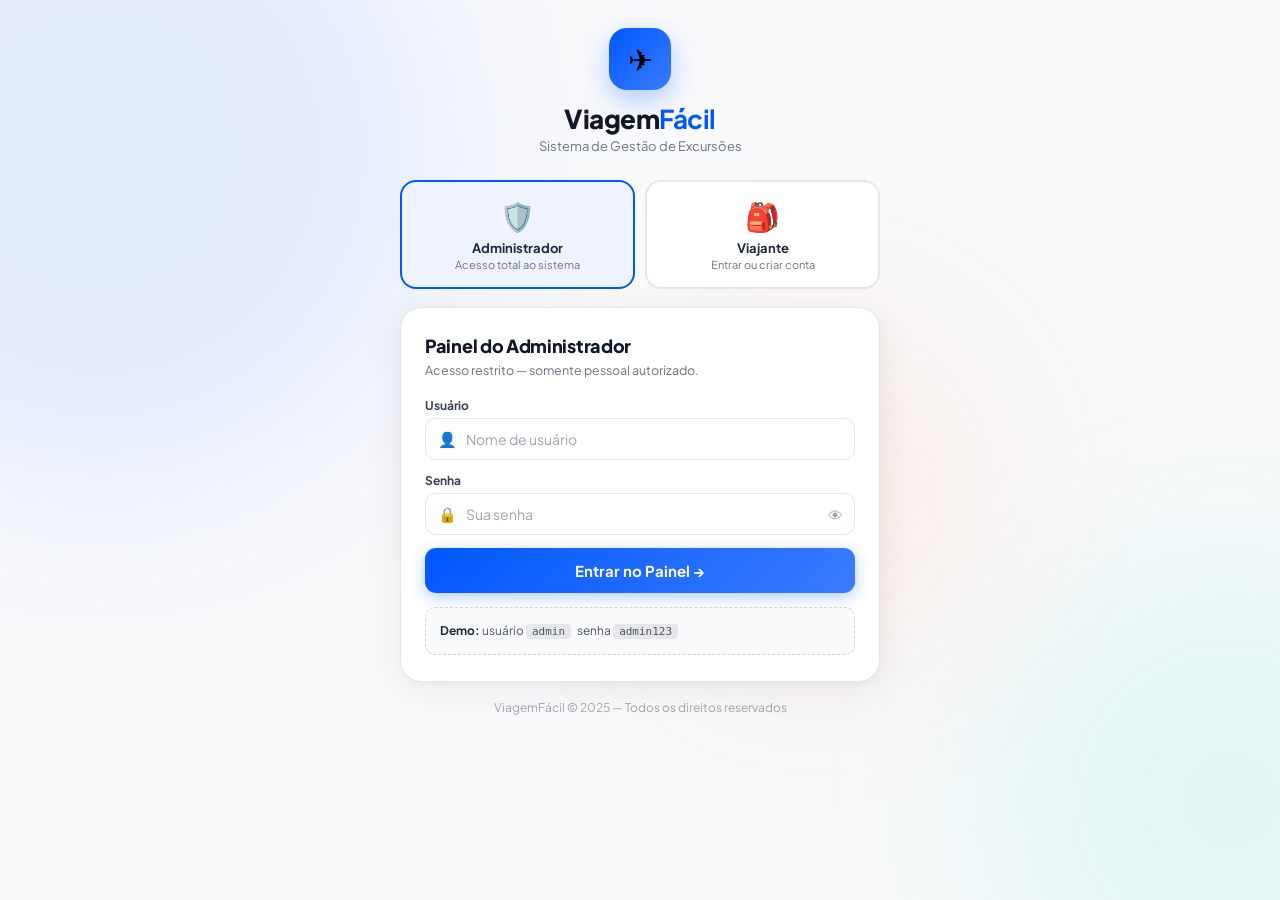
<file: index.html>
<!DOCTYPE html>
<html lang="pt-BR">
<head>
  <meta charset="UTF-8">
  <meta name="viewport" content="width=device-width, initial-scale=1.0">
  <title>ViagemFácil — Sistema de Gestão de Excursões</title>
  <link href="https://fonts.googleapis.com/css2?family=Plus+Jakarta+Sans:wght@300;400;500;600;700;800&display=swap" rel="stylesheet">
  <link rel="stylesheet" href="css/variables.css">
  <link rel="stylesheet" href="css/layout.css">
  <link rel="stylesheet" href="css/components.css">
  <link rel="stylesheet" href="css/screens.css">
</head>
<body>

<!-- ═══════════ SIDEBAR ═══════════ -->
<aside class="sidebar">
  <div class="sidebar-brand">
    <div class="brand-logo">
      <div class="brand-icon">✈</div>
      <div>
        <div class="brand-name">Viagem<span>Fácil</span></div>
        <div class="brand-sub">Gestão de Excursões</div>
      </div>
    </div>
  </div>

  <nav class="nav-section">
    <div class="nav-label">Navegação</div>
    <div class="nav-item active" id="nav-cadastro" onclick="goTo('cadastro')">
      <span class="nav-icon">👥</span>
      <span class="nav-label-text">Viajantes</span>
      <div class="nav-badge" id="badge-cadastro">0</div>
    </div>
    <div class="nav-item" id="nav-onibus" onclick="goTo('onibus')">
      <span class="nav-icon">🚌</span>
      <span class="nav-label-text">Ônibus</span>
    </div>
    <div class="nav-item" id="nav-hotel" onclick="goTo('hotel')">
      <span class="nav-icon">🏨</span>
      <span class="nav-label-text">Hotel</span>
    </div>
    <div class="nav-item" id="nav-pagamentos" onclick="goTo('pagamentos')">
      <span class="nav-icon">💳</span>
      <span class="nav-label-text">Pagamentos</span>
    </div>
  </nav>

  <div class="sidebar-footer">
    <div class="sidebar-trip-info">
      <div class="trip-label">Viagem ativa</div>
      <div class="trip-name">Retiro Espiritual 2025</div>
      <div class="trip-date">📅 15 a 18 de Agosto</div>
      <div class="trip-stats">
        <div class="trip-stat">
          <div class="trip-stat-n" id="trip-conf">0</div>
          <div class="trip-stat-l">Confirm.</div>
        </div>
        <div class="trip-stat">
          <div class="trip-stat-n">44</div>
          <div class="trip-stat-l">Vagas</div>
        </div>
        <div class="trip-stat">
          <div class="trip-stat-n" id="trip-pago-pct">0%</div>
          <div class="trip-stat-l">Pago</div>
        </div>
      </div>
    </div>
  </div>
</aside>

<div class="main">

  <!-- ═══════════ TOPBAR ═══════════ -->
  <header class="topbar">
    <div class="topbar-left">
      <div class="topbar-title" id="topbar-title">Viajantes</div>
    </div>
    <div class="topbar-right">
      <div class="tb-search">
        <span class="tb-icon">🔍</span>
        <input type="text" id="global-search" placeholder="Buscar viajante..." oninput="globalSearch()">
      </div>
      <div style="display:flex;align-items:center;gap:8px;font-size:13px;color:var(--gray-600)">
        <div style="width:32px;height:32px;border-radius:50%;background:linear-gradient(135deg,#0057FF,#00C4B4);display:flex;align-items:center;justify-content:center;font-size:12px;font-weight:700;color:white">AD</div>
        <span id="topbar-user-name" style="font-weight:600">Admin</span>
      </div>
      <button onclick="logout()" style="padding:7px 14px;border-radius:8px;background:#F3F4F6;border:none;cursor:pointer;font-family:inherit;font-size:12px;font-weight:600;color:#4B5563;transition:all .15s" onmouseover="this.style.background='#E5E7EB'" onmouseout="this.style.background='#F3F4F6'">Sair</button>
    </div>
  </header>

  <!-- ══════════════════════════════════════════════
       TELA 1 — CADASTRO DE VIAJANTES
  ══════════════════════════════════════════════════ -->
  <section class="screen active" id="sc-cadastro">

    <div class="page-hd">
      <div class="page-hd-left">
        <div class="page-title">Viajantes Cadastrados</div>
        <div class="page-subtitle">Gerencie todos os participantes da viagem</div>
      </div>
      <div class="page-hd-actions">
        <button class="btn btn-secondary" onclick="exportarCSV()">📥 Exportar</button>
        <button class="btn btn-primary" onclick="openModal('modal-novo')">＋ Adicionar Viajante</button>
      </div>
    </div>

    <!-- Stats -->
    <div class="stats-row">
      <div class="stat-card">
        <div class="stat-top">
          <div class="stat-icon si-blue">👥</div>
          <div class="stat-trend tr-neutral" id="st-vagas-badge">0 vagas livres</div>
        </div>
        <div class="stat-val" id="st-total">0</div>
        <div class="stat-lbl">Total de viajantes</div>
      </div>
      <div class="stat-card">
        <div class="stat-top">
          <div class="stat-icon si-green">✅</div>
          <div class="stat-trend tr-up" id="st-conf-badge">0%</div>
        </div>
        <div class="stat-val" id="st-conf">0</div>
        <div class="stat-lbl">Confirmados</div>
      </div>
      <div class="stat-card">
        <div class="stat-top">
          <div class="stat-icon si-orange">⏳</div>
        </div>
        <div class="stat-val" id="st-pend">0</div>
        <div class="stat-lbl">Pendentes</div>
      </div>
      <div class="stat-card">
        <div class="stat-top">
          <div class="stat-icon si-teal">🪑</div>
        </div>
        <div class="stat-val" id="st-vagas">44</div>
        <div class="stat-lbl">Assentos livres</div>
      </div>
    </div>

    <!-- Privacy notice -->
    <div class="privacy-notice">
      <span class="privacy-notice-icon">🔒</span>
      <div class="privacy-notice-text">
        <strong>Privacidade dos dados:</strong> CPF e telefone estão mascarados nesta listagem para proteger os dados pessoais dos viajantes.
        Apenas administradores com acesso completo podem visualizar as informações inteiras.
      </div>
    </div>

    <!-- Table card -->
    <div class="card">
      <div class="card-header">
        <div>
          <div class="card-title">Lista de Viajantes</div>
          <div class="card-subtitle" id="cad-count-label">0 viajantes cadastrados</div>
        </div>
        <div class="flex gap-8 items-center">
          <div class="search-bar" style="width:240px">
            <span class="search-icon">🔍</span>
            <input type="text" id="search-cad" placeholder="Buscar por nome..." oninput="filterCad()">
          </div>
          <select class="form-input" style="width:170px" onchange="filterCad()" id="filter-status">
            <option value="">Todos os status</option>
            <option>Confirmado</option>
            <option>Pendente</option>
          </select>
        </div>
      </div>
      <div class="tbl-wrap">
        <table>
          <thead>
            <tr>
              <th>Viajante</th>
              <th>CPF (mascarado)</th>
              <th>Telefone</th>
              <th>Assento</th>
              <th>Quarto</th>
              <th>Pagamento</th>
              <th>Status</th>
              <th style="text-align:right">Ações</th>
            </tr>
          </thead>
          <tbody id="tbody-cad">
            <tr><td colspan="8">
              <div class="empty-state">
                <div class="empty-icon">👤</div>
                <div class="empty-title">Nenhum viajante ainda</div>
                <div class="empty-sub">Clique em "Adicionar Viajante" para começar</div>
              </div>
            </td></tr>
          </tbody>
        </table>
      </div>
    </div>

  </section>

  <!-- ══════════════════════════════════════════════
       TELA 2 — ÔNIBUS / MAPA DE ASSENTOS
  ══════════════════════════════════════════════════ -->
  <section class="screen" id="sc-onibus">

    <div class="page-hd">
      <div class="page-hd-left">
        <div class="page-title">Mapa de Assentos</div>
        <div class="page-subtitle">Distribuição dos passageiros no ônibus</div>
      </div>
      <div class="page-hd-actions">
        <div class="badge b-gray" id="seat-sel-badge">Nenhum assento selecionado</div>
      </div>
    </div>

    <!-- Stats -->
    <div class="stats-row">
      <div class="stat-card">
        <div class="stat-top"><div class="stat-icon si-green">🟢</div></div>
        <div class="stat-val" id="b-livres">44</div>
        <div class="stat-lbl">Assentos livres</div>
      </div>
      <div class="stat-card">
        <div class="stat-top"><div class="stat-icon si-red">🔴</div></div>
        <div class="stat-val" id="b-ocupados">0</div>
        <div class="stat-lbl">Ocupados</div>
      </div>
      <div class="stat-card">
        <div class="stat-top"><div class="stat-icon si-blue">📊</div></div>
        <div class="stat-val" id="b-pct">0%</div>
        <div class="stat-lbl">Taxa de ocupação</div>
      </div>
      <div class="stat-card">
        <div class="stat-top"><div class="stat-icon si-teal">🎫</div></div>
        <div class="stat-val">44</div>
        <div class="stat-lbl">Capacidade total</div>
      </div>
    </div>

    <div class="bus-layout">
      <!-- Map -->
      <div class="bus-wrapper">
        <div class="bus-front-label">⬆ Frente do veículo</div>
        <div class="seat-grid" id="seat-map"></div>
        <div class="seat-legend">
          <div class="leg-item"><div class="leg-box leg-free"></div> Livre</div>
          <div class="leg-item"><div class="leg-box leg-taken"></div> Ocupado</div>
          <div class="leg-item"><div class="leg-box leg-selected"></div> Selecionado</div>
        </div>
        <!-- Occupancy bar -->
        <div class="divider mt-16"></div>
        <div class="flex justify-between text-xs text-muted mt-12" style="margin-top:12px;margin-bottom:6px">
          <span>Ocupação do ônibus</span>
          <span id="b-pct-label">0 / 44</span>
        </div>
        <div class="progress-wrap">
          <div class="progress-fill" id="b-progress-fill" style="width:0%;background:linear-gradient(90deg,var(--blue),var(--teal))"></div>
        </div>
      </div>

      <!-- Side panel -->
      <div class="bus-side-panel">
        <div class="card">
          <div class="card-header">
            <div>
              <div class="card-title">Atribuir Assento</div>
              <div class="card-subtitle">Selecione no mapa e confirme abaixo</div>
            </div>
          </div>
          <div class="card-body">
            <div class="form-group mb-16" style="margin-bottom:14px">
              <label>Viajante *</label>
              <select class="form-input" id="sel-viajante-bus">
                <option value="">Selecione um viajante...</option>
              </select>
            </div>
            <div class="form-group" style="margin-bottom:16px">
              <label>Assento selecionado</label>
              <div class="input-group">
                <span class="input-group-icon">🪑</span>
                <input class="form-input" id="input-assento-sel" type="text" placeholder="Clique em um assento no mapa" readonly>
              </div>
            </div>
            <button class="btn btn-primary w-full" style="width:100%" onclick="confirmarAssento()">
              ✓ Confirmar Reserva
            </button>
          </div>
        </div>

        <div class="card">
          <div class="card-header">
            <div>
              <div class="card-title">Reservas Confirmadas</div>
              <div class="card-subtitle" id="bus-res-count">0 assentos reservados</div>
            </div>
          </div>
          <div style="padding:12px;display:flex;flex-direction:column;gap:8px;max-height:320px;overflow-y:auto" id="bus-reservas-list">
            <div class="empty-state" style="padding:24px">
              <div class="empty-icon" style="font-size:28px">🪑</div>
              <div class="empty-title" style="font-size:13px">Nenhuma reserva ainda</div>
            </div>
          </div>
        </div>
      </div>
    </div>

  </section>

  <!-- ══════════════════════════════════════════════
       TELA 3 — HOTEL / QUARTOS
  ══════════════════════════════════════════════════ -->
  <section class="screen" id="sc-hotel">

    <div class="page-hd">
      <div class="page-hd-left">
        <div class="page-title">Quartos do Hotel</div>
        <div class="page-subtitle">Distribuição, tipos e alocação de hóspedes</div>
      </div>
      <div class="page-hd-actions">
        <button class="btn btn-outline" onclick="openHotelCfg()">⚙ Configurar Hotel</button>
      </div>
    </div>

    <!-- Stats -->
    <div class="stats-row">
      <div class="stat-card">
        <div class="stat-top"><div class="stat-icon si-blue">🏨</div></div>
        <div class="stat-val" id="h-total">12</div>
        <div class="stat-lbl">Total de quartos</div>
      </div>
      <div class="stat-card">
        <div class="stat-top"><div class="stat-icon si-green">✅</div></div>
        <div class="stat-val" id="h-disp">12</div>
        <div class="stat-lbl">Com vaga</div>
      </div>
      <div class="stat-card">
        <div class="stat-top"><div class="stat-icon si-red">🔒</div></div>
        <div class="stat-val" id="h-cheios">0</div>
        <div class="stat-lbl">Lotados</div>
      </div>
      <div class="stat-card">
        <div class="stat-top"><div class="stat-icon si-teal">👤</div></div>
        <div class="stat-val" id="h-hospedes">0</div>
        <div class="stat-lbl">Hóspedes alocados</div>
      </div>
    </div>

    <!-- Legenda de tipos -->
    <div class="hotel-legend" id="hotel-legend"></div>

    <!-- Layout: mapa + painel lateral -->
    <div class="hotel-layout">

      <!-- Mapa dos quartos -->
      <div class="card hotel-map-card">
        <div class="card-header">
          <div>
            <div class="card-title">Mapa dos Quartos</div>
            <div class="card-subtitle">Clique em um quarto para ver detalhes ou alocar</div>
          </div>
        </div>
        <div class="card-body">
          <div class="rooms-grid" id="rooms-map"></div>
        </div>
      </div>

      <!-- Painel lateral direito -->
      <div class="hotel-side">

        <!-- Detalhe do quarto selecionado -->
        <div class="card">
          <div class="card-header">
            <div><div class="card-title">Detalhe do Quarto</div><div class="card-subtitle">Selecione um quarto no mapa</div></div>
          </div>
          <div id="room-detail-panel" style="min-height:80px;color:var(--gray-400);font-size:13px;text-align:center;padding:24px 16px">
            ← Clique em um quarto para ver informações
          </div>
        </div>

        <!-- Alocar hóspede -->
        <div class="card">
          <div class="card-header">
            <div><div class="card-title">Alocar Hóspede</div><div class="card-subtitle">Selecione quarto e viajante</div></div>
          </div>
          <div class="card-body">
            <div class="form-group" style="margin-bottom:14px">
              <label>Viajante *</label>
              <select class="form-input" id="sel-viajante-hotel">
                <option value="">Selecione um viajante...</option>
              </select>
            </div>
            <div class="form-group" style="margin-bottom:16px">
              <label>Quarto selecionado</label>
              <div class="input-group">
                <span class="input-group-icon">🏨</span>
                <input class="form-input" id="input-quarto-sel" type="text" placeholder="Clique em um quarto no mapa" readonly>
              </div>
            </div>
            <button class="btn btn-primary" style="width:100%" onclick="alocarQuarto()">
              ✓ Alocar no Quarto
            </button>
          </div>
        </div>

        <!-- Lista de alocações agrupadas por quarto -->
        <div class="card">
          <div class="card-header">
            <div><div class="card-title">Hóspedes Alocados</div><div class="card-subtitle" id="hotel-aloc-count">0 hóspedes alocados</div></div>
          </div>
          <div style="padding:10px 12px;display:flex;flex-direction:column;gap:4px;max-height:320px;overflow-y:auto" id="hotel-aloc-list">
            <div class="empty-state" style="padding:24px">
              <div class="empty-icon" style="font-size:28px">🏨</div>
              <div class="empty-title" style="font-size:13px">Nenhuma alocação ainda</div>
            </div>
          </div>
        </div>

      </div>
    </div>

  </section>

  <!-- ══════════════════════════════════════════════
       TELA 4 — PAGAMENTOS
  ══════════════════════════════════════════════════ -->
  <section class="screen" id="sc-pagamentos">

    <div class="page-hd">
      <div class="page-hd-left">
        <div class="page-title">Controle de Pagamentos</div>
        <div class="page-subtitle">Acompanhe a arrecadação da viagem em tempo real</div>
      </div>
      <div class="page-hd-actions">
        <button class="btn btn-outline" onclick="exportarRelatorioPag()">📥 Relatório</button>
        <button class="btn btn-outline" onclick="syncPgSelect();openModal('modal-plano')" style="display:none" id="btn-plano-rapido">📆 Plano</button>
        <button class="btn btn-primary" onclick="syncPgSelect();openModal('modal-pagamento')">＋ Registrar Pagamento</button>
      </div>
    </div>

    <!-- Stats -->
    <div class="stats-row">
      <div class="stat-card">
        <div class="stat-top"><div class="stat-icon si-green">💰</div><div class="stat-trend tr-up" id="pg-pct-badge">0%</div></div>
        <div class="stat-val" id="pg-arrecadado">R$0</div>
        <div class="stat-lbl">Total arrecadado</div>
      </div>
      <div class="stat-card">
        <div class="stat-top"><div class="stat-icon si-blue">🎯</div></div>
        <div class="stat-val" id="pg-meta">R$0</div>
        <div class="stat-lbl">Meta total</div>
      </div>
      <div class="stat-card">
        <div class="stat-top"><div class="stat-icon si-green">✅</div></div>
        <div class="stat-val" id="pg-npagos">0</div>
        <div class="stat-lbl">Pagamentos completos</div>
      </div>
      <div class="stat-card">
        <div class="stat-top"><div class="stat-icon si-orange">⏳</div></div>
        <div class="stat-val" id="pg-npend">0</div>
        <div class="stat-lbl">Pendentes</div>
      </div>
    </div>

    <!-- Charts row -->
    <div class="g2 mb-20" style="margin-bottom:16px">
      <!-- Donut -->
      <div class="card">
        <div class="card-header"><div class="card-title">Distribuição de Status</div></div>
        <div class="card-body">
          <div class="donut-wrap">
            <svg width="140" height="140" viewBox="0 0 140 140" style="flex-shrink:0">
              <circle cx="70" cy="70" r="54" fill="none" stroke="var(--gray-100)" stroke-width="18"/>
              <circle cx="70" cy="70" r="54" fill="none" stroke="var(--green)" stroke-width="18"
                stroke-dasharray="0 339" stroke-dashoffset="0" stroke-linecap="round"
                transform="rotate(-90 70 70)" id="donut-pagos" style="transition:stroke-dasharray 1s ease"/>
              <circle cx="70" cy="70" r="54" fill="none" stroke="var(--yellow)" stroke-width="18"
                stroke-dasharray="0 339" transform="rotate(-90 70 70)" id="donut-parcial"
                style="transition:all 1s ease"/>
              <text x="70" y="63" text-anchor="middle" font-family="Plus Jakarta Sans" font-size="22" font-weight="800" fill="#111827" id="donut-pct">0%</text>
              <text x="70" y="79" text-anchor="middle" font-family="Plus Jakarta Sans" font-size="11" fill="#9CA3AF">arrecadado</text>
            </svg>
            <div class="donut-legend">
              <div class="dl-row"><div class="dl-color" style="background:var(--green)"></div><div class="dl-label"><strong id="dl-pagos">0 pagos</strong><span>Valor quitado</span></div></div>
              <div class="dl-row"><div class="dl-color" style="background:var(--yellow)"></div><div class="dl-label"><strong id="dl-parciais">0 parciais</strong><span>Em andamento</span></div></div>
              <div class="dl-row"><div class="dl-color" style="background:var(--red)"></div><div class="dl-label"><strong id="dl-pendentes">0 pendentes</strong><span>Sem pagamento</span></div></div>
            </div>
          </div>
        </div>
      </div>

      <!-- Bar chart -->
      <div class="card">
        <div class="card-header"><div class="card-title">Arrecadação por Mês</div></div>
        <div class="card-body">
          <div class="bar-wrap" id="bar-chart-wrap" style="height:150px;align-items:flex-end;gap:10px;display:flex;padding-top:24px"></div>
        </div>
      </div>
    </div>

    <!-- Progress -->
    <div class="card" style="margin-bottom:16px">
      <div class="card-body">
        <div class="flex justify-between items-center" style="margin-bottom:10px">
          <div>
            <div style="font-size:14px;font-weight:700;color:var(--gray-900)">Progresso da Meta</div>
            <div class="text-xs text-muted mt-12" style="margin-top:2px" id="pg-progress-sub">R$ 0,00 arrecadados de R$ 0,00</div>
          </div>
          <div style="font-size:24px;font-weight:800;color:var(--blue)" id="pg-progress-pct">0%</div>
        </div>
        <div class="progress-wrap" style="height:10px">
          <div class="progress-fill" id="pg-progress-fill" style="width:0%;background:linear-gradient(90deg,var(--blue),var(--teal))"></div>
        </div>
        <div class="flex justify-between text-xs text-muted" style="margin-top:8px">
          <span>Faltam: <strong style="color:var(--red)" id="pg-faltam">R$ 0,00</strong></span>
          <span id="pg-progress-msg"></span>
        </div>
      </div>
    </div>

    <!-- Payments table -->
    <div class="card" style="margin-bottom:16px">
      <div class="card-header">
        <div><div class="card-title">Lista de Pagamentos</div></div>
        <div class="flex gap-12 items-center">
          <div class="filter-pills">
            <div class="pill active" onclick="setPgFilter('todos',this)">Todos</div>
            <div class="pill" onclick="setPgFilter('Pago',this)">✅ Pagos</div>
            <div class="pill" onclick="setPgFilter('Parcial',this)">⏳ Parciais</div>
            <div class="pill" onclick="setPgFilter('Pendente',this)">❌ Pendentes</div>
          </div>
          <div class="search-bar" style="width:200px">
            <span class="search-icon">🔍</span>
            <input type="text" id="search-pg" placeholder="Buscar..." oninput="filterPg()">
          </div>
        </div>
      </div>
      <div class="tbl-wrap">
        <table>
          <thead>
            <tr>
              <th>Viajante</th>
              <th>Total</th>
              <th>Pago</th>
              <th>Saldo</th>
              <th>Parcelas</th>
              <th>Progresso</th>
              <th>Status</th>
              <th style="text-align:right">Ações</th>
            </tr>
          </thead>
          <tbody id="tbody-pg">
            <tr><td colspan="8">
              <div class="empty-state">
                <div class="empty-icon">💳</div>
                <div class="empty-title">Nenhum pagamento ainda</div>
                <div class="empty-sub">Cadastre viajantes e registre os pagamentos</div>
              </div>
            </td></tr>
          </tbody>
        </table>
      </div>
    </div>

    <!-- Parcelas em atraso / próximas -->
    <div class="card" style="margin-bottom:16px" id="card-alertas-parcelas">
      <div class="card-header">
        <div><div class="card-title">⚡ Parcelas e Vencimentos</div><div class="card-subtitle">Viajantes com plano de parcelamento</div></div>
        <button class="btn btn-outline btn-sm" onclick="abrirPlano(null)">📆 Novo Plano</button>
      </div>
      <div id="alertas-parcelas-body" style="padding:0 16px 12px">
        <div class="empty-state" style="padding:20px">
          <div class="empty-icon" style="font-size:28px">📆</div>
          <div class="empty-title" style="font-size:13px">Nenhum plano de parcelamento ativo</div>
          <div class="empty-sub">Clique em 📆 na tabela para criar um plano para um viajante</div>
        </div>
      </div>
    </div>

    <!-- Timeline -->
    <div class="card">
      <div class="card-header"><div class="card-title">Histórico de Transações</div><div class="card-subtitle">Últimas 8 transações</div></div>
      <div class="card-body" style="padding-top:8px;padding-bottom:8px">
        <div id="pg-timeline"></div>
      </div>
    </div>

  </section>

</div><!-- /main -->

<!-- ════════════════════ MODALS ════════════════════ -->

<!-- Modal: Novo Viajante -->
<div class="modal-overlay" id="modal-novo">
  <div class="modal">
    <div class="modal-header">
      <div>
        <div class="modal-title">Adicionar Viajante</div>
        <div class="modal-subtitle">Preencha os campos obrigatórios (*)</div>
      </div>
      <button class="modal-close" onclick="closeModal('modal-novo')">✕</button>
    </div>
    <div class="modal-body">
      <div class="privacy-notice" style="margin-bottom:16px">
        <span class="privacy-notice-icon">🔒</span>
        <div class="privacy-notice-text"><strong>CPF e telefone</strong> serão automaticamente mascarados na listagem pública por segurança.</div>
      </div>
      <div class="form-grid">
        <div class="form-group span2">
          <label class="label-required">Nome completo</label>
          <input class="form-input" id="f-nome" type="text" placeholder="Ex: Maria Aparecida da Silva">
        </div>
        <div class="form-group">
          <label class="label-required">CPF</label>
          <div class="input-group">
            <span class="input-group-icon">🔒</span>
            <input class="form-input" id="f-cpf" type="text" placeholder="000.000.000-00" oninput="maskCPF(this)" maxlength="14">
          </div>
          <div class="input-hint lock">🔒 Ficará mascarado: 000.***.***-00</div>
        </div>
        <div class="form-group">
          <label class="label-required">Telefone / WhatsApp</label>
          <div class="input-group">
            <span class="input-group-icon">📱</span>
            <input class="form-input" id="f-tel" type="text" placeholder="(00) 00000-0000" oninput="maskTel(this)" maxlength="15">
          </div>
          <div class="input-hint lock">🔒 Ficará parcialmente oculto</div>
        </div>
        <div class="form-group">
          <label>Data de nascimento</label>
          <input class="form-input" id="f-nasc" type="date">
        </div>
        <div class="form-group">
          <label>Gênero</label>
          <select class="form-input" id="f-gen">
            <option value="">Não informado</option>
            <option>Masculino</option>
            <option>Feminino</option>
          </select>
        </div>
        <div class="form-group span2">
          <label>E-mail</label>
          <input class="form-input" id="f-email" type="email" placeholder="viajante@email.com">
        </div>
        <div class="form-group span2">
          <label class="label-required">Valor da viagem (R$)</label>
          <div class="input-group">
            <span class="input-group-icon">💰</span>
            <input class="form-input" id="f-valor" type="number" placeholder="0,00" min="1" step="0.01">
          </div>
        </div>
        <div class="form-group span2">
          <label>Observações</label>
          <textarea class="form-input" id="f-obs" placeholder="Restrições alimentares, necessidades especiais, informações importantes..."></textarea>
        </div>
      </div>
    </div>
    <div class="modal-footer">
      <button class="btn btn-secondary" onclick="closeModal('modal-novo')">Cancelar</button>
      <button class="btn btn-primary" onclick="adicionarViajante()">✓ Salvar Viajante</button>
    </div>
  </div>
</div>

<!-- Modal: Config Hotel -->
<div class="modal-overlay" id="modal-hotel-cfg">
  <div class="modal" style="max-width:560px">
    <div class="modal-header">
      <div><div class="modal-title">Configurar Hotel</div><div class="modal-subtitle">Defina os quartos e tipos disponíveis</div></div>
      <button class="modal-close" onclick="closeModal('modal-hotel-cfg')">✕</button>
    </div>
    <div class="modal-body">
      <div class="form-grid">
        <div class="form-group">
          <label>Número de quartos</label>
          <input class="form-input" id="cfg-nq" type="number" value="12" min="1" max="100">
        </div>
        <div class="form-group">
          <label>Capacidade padrão por quarto</label>
          <input class="form-input" id="cfg-cap" type="number" value="4" min="1" max="12">
        </div>
      </div>

      <div style="margin-top:18px;margin-bottom:10px;font-size:13px;font-weight:700;color:var(--gray-700)">Tipos de quarto disponíveis</div>
      <div style="display:grid;grid-template-columns:1fr 1fr;gap:10px" id="cfg-tipos-grid">
        <!-- Rendered by JS -->
      </div>

      <div class="privacy-notice mt-16" style="margin-top:16px">
        <span class="privacy-notice-icon">⚠️</span>
        <div class="privacy-notice-text">Hóspedes já alocados não serão removidos ao alterar a configuração.</div>
      </div>
    </div>
    <div class="modal-footer">
      <button class="btn btn-secondary" onclick="closeModal('modal-hotel-cfg')">Cancelar</button>
      <button class="btn btn-primary" onclick="cfgHotel()">✓ Aplicar Configuração</button>
    </div>
  </div>
</div>

<!-- Modal: Detalhes do Quarto -->
<div class="modal-overlay" id="modal-quarto-detalhe">
  <div class="modal" style="max-width:520px">
    <div class="modal-header">
      <div>
        <div class="modal-title" id="qd-title">Quarto —</div>
        <div class="modal-subtitle" id="qd-subtitle">Detalhes e hóspedes</div>
      </div>
      <button class="modal-close" onclick="closeModal('modal-quarto-detalhe')">✕</button>
    </div>
    <div class="modal-body" id="qd-body"></div>
    <div class="modal-footer">
      <button class="btn btn-secondary" onclick="closeModal('modal-quarto-detalhe')">Fechar</button>
    </div>
  </div>
</div>

<!-- Modal: Registrar Pagamento -->
<div class="modal-overlay" id="modal-pagamento">
  <div class="modal" style="max-width:540px">
    <div class="modal-header">
      <div><div class="modal-title">Registrar Pagamento</div><div class="modal-subtitle">Insira os dados da transação</div></div>
      <button class="modal-close" onclick="closeModal('modal-pagamento')">✕</button>
    </div>
    <div class="modal-body">
      <!-- Saldo info bar -->
      <div id="pg-saldo-bar" style="display:none;background:var(--blue-light);border:1px solid #c7d9ff;border-radius:10px;padding:12px 14px;margin-bottom:16px;display:none">
        <div style="display:flex;justify-content:space-between;align-items:center;flex-wrap:wrap;gap:8px">
          <div style="font-size:12px;color:var(--gray-600)">
            <span style="font-weight:700;color:var(--gray-900)" id="pg-saldo-nome">—</span>
          </div>
          <div style="display:flex;gap:14px;font-size:12px">
            <span>Total: <strong id="pg-saldo-total">—</strong></span>
            <span style="color:var(--green)">Pago: <strong id="pg-saldo-pago">—</strong></span>
            <span style="color:var(--red)">Saldo: <strong id="pg-saldo-restante">—</strong></span>
          </div>
        </div>
        <div style="margin-top:8px">
          <div style="height:6px;background:#c7d9ff;border-radius:99px;overflow:hidden">
            <div id="pg-saldo-fill" style="height:100%;background:var(--blue);border-radius:99px;transition:width .5s ease;width:0%"></div>
          </div>
        </div>
      </div>

      <div class="form-grid">
        <div class="form-group span2">
          <label class="label-required">Viajante</label>
          <select class="form-input" id="pg-viajante-sel" onchange="onPgViajanteChange()">
            <option value="">Selecione um viajante...</option>
          </select>
        </div>
        <div class="form-group">
          <label class="label-required">Valor pago (R$)</label>
          <div class="input-group">
            <span class="input-group-icon">💰</span>
            <input class="form-input" id="pg-valor" type="number" placeholder="0,00" min="0.01" step="0.01">
          </div>
        </div>
        <div class="form-group">
          <label>Data do pagamento</label>
          <input class="form-input" id="pg-data" type="date">
        </div>
        <div class="form-group span2">
          <label>Método de pagamento</label>
          <select class="form-input" id="pg-metodo">
            <option>💵 Dinheiro</option>
            <option>📱 PIX</option>
            <option>💳 Cartão de crédito</option>
            <option>💳 Cartão de débito</option>
            <option>🏦 Transferência bancária</option>
            <option>📄 Cheque</option>
          </select>
        </div>
        <div class="form-group span2">
          <label>Tipo de pagamento</label>
          <select class="form-input" id="pg-tipo">
            <option value="unico">💯 Pagamento único (integral)</option>
            <option value="entrada">⬇️ Entrada / 1ª parcela</option>
            <option value="parcela">📆 Parcela intermediária</option>
            <option value="saldo">✅ Quitação do saldo</option>
            <option value="outro">📝 Outro</option>
          </select>
        </div>
        <div class="form-group span2">
          <label>Observação</label>
          <input class="form-input" id="pg-obs" type="text" placeholder="Ex: 2ª parcela de 3, confirmado via PIX às 14h...">
        </div>
      </div>
    </div>
    <div class="modal-footer">
      <button class="btn btn-secondary" onclick="closeModal('modal-pagamento')">Cancelar</button>
      <button class="btn btn-primary" onclick="registrarPagamento()">✓ Confirmar Pagamento</button>
    </div>
  </div>
</div>

<!-- Modal: Histórico de pagamentos -->
<div class="modal-overlay" id="modal-historico">
  <div class="modal" style="max-width:520px">
    <div class="modal-header">
      <div>
        <div class="modal-title" id="hist-modal-title">Histórico de Pagamentos</div>
        <div class="modal-subtitle" id="hist-modal-sub">Todas as transações do viajante</div>
      </div>
      <button class="modal-close" onclick="closeModal('modal-historico')">✕</button>
    </div>
    <div class="modal-body" id="hist-modal-body"></div>
    <div class="modal-footer">
      <button class="btn btn-outline" id="hist-btn-estornar" onclick="estornarUltimo()" style="margin-right:auto;display:none">⚠️ Estornar último</button>
      <button class="btn btn-primary" onclick="closeModal('modal-historico')">Fechar</button>
    </div>
  </div>
</div>

<!-- Modal: Plano de parcelas -->
<div class="modal-overlay" id="modal-plano">
  <div class="modal" style="max-width:520px">
    <div class="modal-header">
      <div>
        <div class="modal-title">Plano de Parcelamento</div>
        <div class="modal-subtitle">Configure as parcelas do viajante</div>
      </div>
      <button class="modal-close" onclick="closeModal('modal-plano')">✕</button>
    </div>
    <div class="modal-body">
      <div class="form-group" style="margin-bottom:16px">
        <label class="label-required">Viajante</label>
        <select class="form-input" id="plano-viajante-sel" onchange="onPlanoViajanteChange()">
          <option value="">Selecione um viajante...</option>
        </select>
      </div>
      <div id="plano-info-bar" style="background:var(--blue-light);border-radius:10px;padding:12px 14px;margin-bottom:16px;font-size:13px;display:none"></div>
      <div class="form-grid">
        <div class="form-group">
          <label>Número de parcelas</label>
          <select class="form-input" id="plano-nparcelas" onchange="previewPlano()">
            <option value="2">2x</option><option value="3">3x</option>
            <option value="4">4x</option><option value="5">5x</option>
            <option value="6">6x</option>
          </select>
        </div>
        <div class="form-group">
          <label>Vencimento da 1ª parcela</label>
          <input class="form-input" id="plano-data-inicio" type="date" onchange="previewPlano()">
        </div>
      </div>
      <div id="plano-preview" style="margin-top:4px"></div>
    </div>
    <div class="modal-footer">
      <button class="btn btn-secondary" onclick="closeModal('modal-plano')">Cancelar</button>
      <button class="btn btn-primary" onclick="salvarPlano()">✓ Criar Plano de Parcelas</button>
    </div>
  </div>
</div>

<!-- Toast notification -->
<div class="toast" id="toast">
  <div class="toast-icon" id="toast-icon"></div>
  <div class="toast-text">
    <div class="toast-title" id="toast-title"></div>
    <div class="toast-msg" id="toast-msg"></div>
  </div>
  <div class="toast-close" onclick="hideToast()">✕</div>
  <div class="toast-progress" id="toast-progress" style="background:var(--blue)"></div>
</div>

<!-- ════════════ SCRIPTS ════════════ -->
<script src="js/state.js"></script>
<script src="js/utils.js"></script>
<script src="js/nav.js"></script>
<script src="js/cadastro.js"></script>
<script src="js/onibus.js"></script>
<script src="js/hotel.js"></script>
<script src="js/pagamentos.js"></script>
<script src="js/extras.js"></script>
<script src="js/init.js"></script>
<script src="js/auth.js"></script>

</body>
</html>
</file>
<file: css/variables.css>
/* ══════════════════════════════════════
   VIAGEM FÁCIL — Variables & Reset
   ══════════════════════════════════════ */

:root {
  --blue:       #0057FF;
  --blue-light: #EEF3FF;
  --blue-mid:   #3B7BFF;
  --blue-dark:  #003FBD;
  --teal:       #00C4B4;
  --teal-light: #E6FAF8;
  --orange:     #FF6B2B;
  --orange-lt:  #FFF1EB;
  --green:      #00B37E;
  --green-lt:   #E6FAF4;
  --red:        #E53E3E;
  --red-lt:     #FFF5F5;
  --yellow:     #F6A623;
  --yellow-lt:  #FFFBF0;
  --gray-50:    #F9FAFB;
  --gray-100:   #F3F4F6;
  --gray-200:   #E5E7EB;
  --gray-300:   #D1D5DB;
  --gray-400:   #9CA3AF;
  --gray-500:   #6B7280;
  --gray-600:   #4B5563;
  --gray-700:   #374151;
  --gray-800:   #1F2937;
  --gray-900:   #111827;
  --white:      #FFFFFF;

  --shadow-sm:  0 1px 3px rgba(0,0,0,0.08), 0 1px 2px rgba(0,0,0,0.04);
  --shadow-md:  0 4px 16px rgba(0,0,0,0.08), 0 2px 6px rgba(0,0,0,0.04);
  --shadow-lg:  0 12px 40px rgba(0,0,0,0.10), 0 4px 12px rgba(0,0,0,0.05);
  --shadow-xl:  0 24px 64px rgba(0,0,0,0.12);

  --radius:     12px;
  --radius-sm:  8px;
  --radius-lg:  16px;
  --radius-xl:  24px;

  --sidebar-w:  240px;
  --topbar-h:   64px;
}

* { margin: 0; padding: 0; box-sizing: border-box; }

html { scroll-behavior: smooth; }

body {
  font-family: 'Plus Jakarta Sans', sans-serif;
  background: var(--gray-50);
  color: var(--gray-800);
  min-height: 100vh;
  font-size: 14px;
  line-height: 1.5;
}

::-webkit-scrollbar { width: 5px; height: 5px; }
::-webkit-scrollbar-track { background: transparent; }
::-webkit-scrollbar-thumb { background: var(--gray-300); border-radius: 99px; }
::-webkit-scrollbar-thumb:hover { background: var(--gray-400); }
</file>
<file: css/layout.css>
/* ══════════════════════════════════════
   VIAGEM FÁCIL — Layout
   ══════════════════════════════════════ */

/* ── SIDEBAR ─────────────────────────── */
.sidebar {
  position: fixed; left: 0; top: 0; bottom: 0; width: var(--sidebar-w);
  background: var(--white); border-right: 1px solid var(--gray-200);
  display: flex; flex-direction: column; z-index: 100;
  box-shadow: var(--shadow-sm); transition: width 0.25s ease;
}
.sidebar-brand { padding: 24px 20px 20px; border-bottom: 1px solid var(--gray-100); }
.brand-logo { display: flex; align-items: center; gap: 10px; }
.brand-icon {
  width: 38px; height: 38px; border-radius: 10px; flex-shrink: 0;
  background: linear-gradient(135deg, var(--blue), var(--blue-mid));
  display: flex; align-items: center; justify-content: center; font-size: 20px;
  box-shadow: 0 4px 12px rgba(0,87,255,0.3);
}
.brand-name { font-size: 16px; font-weight: 800; color: var(--gray-900); letter-spacing: -0.3px; }
.brand-name span { color: var(--blue); }
.brand-sub { font-size: 11px; color: var(--gray-400); margin-top: 2px; font-weight: 400; }
.nav-section { padding: 16px 12px 8px; }
.nav-label {
  font-size: 10px; font-weight: 700; color: var(--gray-400);
  text-transform: uppercase; letter-spacing: 0.08em; padding: 0 8px; margin-bottom: 6px;
}
.nav-item {
  display: flex; align-items: center; gap: 12px; padding: 10px 12px;
  border-radius: var(--radius-sm); cursor: pointer; transition: all 0.15s;
  color: var(--gray-600); font-weight: 500; font-size: 14px; user-select: none;
}
.nav-item:hover { background: var(--gray-50); color: var(--gray-900); }
.nav-item.active { background: var(--blue-light); color: var(--blue); font-weight: 600; }
.nav-icon { font-size: 18px; width: 20px; text-align: center; flex-shrink: 0; }
.nav-label-text { flex: 1; }
.nav-badge {
  margin-left: auto; background: var(--blue); color: white;
  font-size: 10px; font-weight: 700; padding: 2px 7px; border-radius: 20px; min-width: 20px; text-align: center;
}
.nav-divider { height: 1px; background: var(--gray-100); margin: 8px 12px; }
.sidebar-footer { margin-top: auto; padding: 16px; border-top: 1px solid var(--gray-100); }
.sidebar-trip-info {
  background: linear-gradient(135deg, var(--blue) 0%, #1a6bff 50%, var(--blue-mid) 100%);
  border-radius: var(--radius); padding: 14px; color: white; position: relative; overflow: hidden;
}
.sidebar-trip-info::before {
  content: '✈'; position: absolute; right: -8px; top: -8px;
  font-size: 52px; opacity: 0.1; transform: rotate(25deg);
}
.trip-label { font-size: 10px; opacity: 0.7; text-transform: uppercase; letter-spacing: 0.06em; font-weight: 600; }
.trip-name  { font-size: 14px; font-weight: 700; margin-top: 3px; }
.trip-date  { font-size: 11px; opacity: 0.75; margin-top: 2px; }
.trip-stats { display: flex; gap: 8px; margin-top: 10px; }
.trip-stat  { flex: 1; text-align: center; background: rgba(255,255,255,0.15); border-radius: 8px; padding: 6px 4px; }
.trip-stat-n { font-size: 16px; font-weight: 800; }
.trip-stat-l { font-size: 9px; opacity: 0.75; }

/* ── MAIN ─────────────────────────────── */
.main { margin-left: var(--sidebar-w); min-height: 100vh; }

/* ── TOPBAR ───────────────────────────── */
.topbar {
  background: var(--white); border-bottom: 1px solid var(--gray-200);
  padding: 0 32px; height: var(--topbar-h);
  display: flex; align-items: center; justify-content: space-between;
  position: sticky; top: 0; z-index: 50;
}
.topbar-left  { display: flex; align-items: center; gap: 8px; }
.topbar-title { font-size: 18px; font-weight: 700; color: var(--gray-900); letter-spacing: -0.3px; }
.topbar-right { display: flex; align-items: center; gap: 12px; }
.tb-search {
  display: flex; align-items: center; gap: 8px;
  background: var(--gray-100); border: 1.5px solid transparent;
  border-radius: 10px; padding: 8px 14px; width: 240px; transition: all 0.2s;
}
.tb-search:focus-within { background: white; border-color: var(--blue); box-shadow: 0 0 0 3px rgba(0,87,255,0.08); }
.tb-search input { background: none; border: none; outline: none; font-size: 13px; color: var(--gray-700); width: 100%; font-family: inherit; }
.tb-search input::placeholder { color: var(--gray-400); }
.tb-icon { color: var(--gray-400); font-size: 15px; }
.notif-btn {
  width: 36px; height: 36px; border-radius: 10px; background: var(--gray-100); border: none;
  display: flex; align-items: center; justify-content: center; font-size: 16px; cursor: pointer;
  position: relative; transition: background 0.15s;
}
.notif-btn:hover { background: var(--gray-200); }
.notif-dot { position: absolute; top: 6px; right: 6px; width: 7px; height: 7px; border-radius: 50%; background: var(--red); border: 2px solid white; }
.avatar-btn {
  width: 36px; height: 36px; border-radius: 50%;
  background: linear-gradient(135deg, var(--blue), var(--teal));
  display: flex; align-items: center; justify-content: center;
  color: white; font-size: 13px; font-weight: 700; cursor: pointer;
  box-shadow: 0 2px 8px rgba(0,87,255,0.25);
}

/* ── SCREENS ─────────────────────────── */
.screen { display: none; padding: 28px 32px; animation: pgIn 0.2s ease; }
.screen.active { display: block; }
@keyframes pgIn { from { opacity:0; transform: translateY(6px); } to { opacity:1; transform: none; } }

/* ── PAGE HEADER ─────────────────────── */
.page-hd { display: flex; align-items: center; justify-content: space-between; margin-bottom: 24px; }
.page-hd-left .page-title { font-size: 22px; font-weight: 800; color: var(--gray-900); letter-spacing: -0.4px; }
.page-hd-left .page-subtitle { font-size: 13px; color: var(--gray-500); margin-top: 2px; }
.page-hd-actions { display: flex; gap: 10px; align-items: center; }

/* ── RESPONSIVE ──────────────────────── */
@media (max-width: 1100px) {
  :root { --sidebar-w: 72px; }
  .brand-name, .brand-sub, .nav-label-text, .nav-badge, .nav-label, .sidebar-footer { display: none; }
  .brand-logo { justify-content: center; }
  .nav-item { justify-content: center; padding: 10px; }
}
@media (max-width: 768px) {
  .main { margin-left: 0; }
  .sidebar { display: none; }
  .topbar { padding: 0 16px; }
  .screen { padding: 16px; }
}
</file>
<file: css/components.css>
/* ══════════════════════════════════════
   VIAGEM FÁCIL — Components
   ══════════════════════════════════════ */

/* ── STATS CARDS ──────────────────────── */
.stats-row { display: grid; grid-template-columns: repeat(4, 1fr); gap: 16px; margin-bottom: 24px; }
.stat-card {
  background: var(--white); border: 1px solid var(--gray-200);
  border-radius: var(--radius-lg); padding: 20px 22px;
  box-shadow: var(--shadow-sm); transition: box-shadow 0.2s, transform 0.2s;
}
.stat-card:hover { box-shadow: var(--shadow-md); transform: translateY(-2px); }
.stat-top { display: flex; align-items: flex-start; justify-content: space-between; }
.stat-icon { width: 42px; height: 42px; border-radius: 12px; display: flex; align-items: center; justify-content: center; font-size: 20px; }
.si-blue   { background: var(--blue-light); }
.si-green  { background: var(--green-lt); }
.si-orange { background: var(--orange-lt); }
.si-teal   { background: var(--teal-light); }
.si-red    { background: var(--red-lt); }
.si-yellow { background: var(--yellow-lt); }
.stat-trend { font-size: 11px; font-weight: 600; padding: 3px 8px; border-radius: 20px; }
.tr-up      { background: var(--green-lt); color: var(--green); }
.tr-down    { background: var(--red-lt); color: var(--red); }
.tr-neutral { background: var(--gray-100); color: var(--gray-500); }
.stat-val   { font-size: 28px; font-weight: 800; color: var(--gray-900); letter-spacing: -1px; margin-top: 14px; }
.stat-lbl   { font-size: 12px; color: var(--gray-500); margin-top: 2px; font-weight: 500; }

/* ── CARDS ────────────────────────────── */
.card { background: var(--white); border: 1px solid var(--gray-200); border-radius: var(--radius-lg); box-shadow: var(--shadow-sm); overflow: hidden; }
.card-header { padding: 18px 22px 16px; display: flex; align-items: center; justify-content: space-between; border-bottom: 1px solid var(--gray-100); }
.card-title { font-size: 15px; font-weight: 700; color: var(--gray-900); }
.card-subtitle { font-size: 12px; color: var(--gray-500); margin-top: 1px; }
.card-body { padding: 20px 22px; }
.card-footer { padding: 14px 22px; border-top: 1px solid var(--gray-100); background: var(--gray-50); }

/* ── BUTTONS ──────────────────────────── */
.btn {
  display: inline-flex; align-items: center; gap: 7px;
  padding: 9px 18px; border-radius: var(--radius-sm);
  font-family: inherit; font-size: 13px; font-weight: 600;
  cursor: pointer; border: none; transition: all 0.15s; white-space: nowrap; user-select: none;
}
.btn:disabled { opacity: 0.5; cursor: not-allowed; transform: none !important; }
.btn-primary { background: var(--blue); color: white; box-shadow: 0 2px 8px rgba(0,87,255,0.3); }
.btn-primary:hover:not(:disabled) { background: var(--blue-dark); box-shadow: 0 4px 14px rgba(0,87,255,0.4); transform: translateY(-1px); }
.btn-secondary { background: var(--gray-100); color: var(--gray-700); }
.btn-secondary:hover:not(:disabled) { background: var(--gray-200); }
.btn-danger { background: var(--red-lt); color: var(--red); }
.btn-danger:hover:not(:disabled) { background: #FECACA; }
.btn-success { background: var(--green-lt); color: var(--green); }
.btn-success:hover:not(:disabled) { background: #A7F3D0; }
.btn-outline { background: white; color: var(--blue); border: 1.5px solid var(--blue); }
.btn-outline:hover:not(:disabled) { background: var(--blue-light); }
.btn-ghost { background: transparent; color: var(--gray-600); }
.btn-ghost:hover:not(:disabled) { background: var(--gray-100); }
.btn-sm { padding: 6px 12px; font-size: 12px; border-radius: 7px; }
.btn-lg { padding: 12px 24px; font-size: 15px; border-radius: var(--radius); }
.btn-icon { padding: 8px; border-radius: 8px; }
.btn-icon-sm { padding: 5px; border-radius: 6px; font-size: 12px; }

/* ── FORM ELEMENTS ────────────────────── */
.form-grid { display: grid; grid-template-columns: 1fr 1fr; gap: 16px; }
.form-grid.cols3 { grid-template-columns: 1fr 1fr 1fr; }
.form-group { display: flex; flex-direction: column; gap: 6px; }
.form-group.span2 { grid-column: span 2; }
.form-group.span3 { grid-column: span 3; }
label { font-size: 12px; font-weight: 600; color: var(--gray-700); }
.label-required::after { content: ' *'; color: var(--red); }
.form-input {
  padding: 10px 14px; border: 1.5px solid var(--gray-200);
  border-radius: var(--radius-sm); font-family: inherit; font-size: 14px;
  color: var(--gray-800); background: var(--white); transition: all 0.15s; outline: none;
}
.form-input:focus { border-color: var(--blue); box-shadow: 0 0 0 3px rgba(0,87,255,0.08); }
.form-input::placeholder { color: var(--gray-400); }
.form-input:disabled { background: var(--gray-50); color: var(--gray-400); cursor: not-allowed; }
.form-input.error { border-color: var(--red); }
.input-hint { font-size: 11px; color: var(--gray-400); }
.input-hint.warn { color: var(--yellow); }
.input-hint.lock { color: var(--gray-500); }
.input-group { position: relative; }
.input-group .form-input { padding-left: 38px; }
.input-group-icon { position: absolute; left: 12px; top: 50%; transform: translateY(-50%); color: var(--gray-400); font-size: 15px; pointer-events: none; }
textarea.form-input { resize: vertical; min-height: 80px; }

/* ── SEARCH BAR ───────────────────────── */
.search-bar {
  display: flex; align-items: center; gap: 8px;
  background: var(--gray-100); border: 1.5px solid transparent;
  border-radius: 10px; padding: 9px 14px; transition: all 0.15s;
}
.search-bar:focus-within { background: white; border-color: var(--blue); box-shadow: 0 0 0 3px rgba(0,87,255,0.08); }
.search-bar input { background: none; border: none; outline: none; font-size: 13px; color: var(--gray-700); width: 100%; font-family: inherit; }
.search-bar input::placeholder { color: var(--gray-400); }
.search-icon { color: var(--gray-400); font-size: 14px; flex-shrink: 0; }

/* ── FILTER PILLS ─────────────────────── */
.filter-pills { display: flex; gap: 6px; flex-wrap: wrap; }
.pill {
  padding: 6px 14px; border-radius: 20px; font-size: 12px; font-weight: 600;
  cursor: pointer; border: 1.5px solid var(--gray-200); background: white;
  color: var(--gray-600); transition: all 0.15s; user-select: none;
}
.pill:hover { border-color: var(--blue); color: var(--blue); }
.pill.active { background: var(--blue); color: white; border-color: var(--blue); }

/* ── BADGES ───────────────────────────── */
.badge {
  display: inline-flex; align-items: center; gap: 5px;
  padding: 4px 10px; border-radius: 20px; font-size: 11px; font-weight: 600;
}
.badge::before { content: ''; width: 5px; height: 5px; border-radius: 50%; }
.b-green  { background: var(--green-lt);  color: var(--green); }
.b-green::before  { background: var(--green); }
.b-red    { background: var(--red-lt);    color: var(--red); }
.b-red::before    { background: var(--red); }
.b-yellow { background: var(--yellow-lt); color: var(--yellow); }
.b-yellow::before { background: var(--yellow); }
.b-blue   { background: var(--blue-light); color: var(--blue); }
.b-blue::before   { background: var(--blue); }
.b-teal   { background: var(--teal-light); color: var(--teal); }
.b-teal::before   { background: var(--teal); }
.b-gray   { background: var(--gray-100);  color: var(--gray-500); }
.b-gray::before   { background: var(--gray-400); }
.badge-no-dot::before { display: none; }

/* ── TABLE ────────────────────────────── */
.tbl-wrap { overflow-x: auto; }
table { width: 100%; border-collapse: collapse; }
thead tr { background: var(--gray-50); }
th {
  padding: 11px 16px; text-align: left; font-size: 11px; font-weight: 700;
  color: var(--gray-500); text-transform: uppercase; letter-spacing: 0.05em;
  border-bottom: 1px solid var(--gray-200); white-space: nowrap;
}
th.sortable { cursor: pointer; }
th.sortable:hover { color: var(--blue); }
tbody tr { border-bottom: 1px solid var(--gray-100); transition: background 0.1s; }
tbody tr:last-child { border-bottom: none; }
tbody tr:hover { background: var(--gray-50); }
td { padding: 13px 16px; font-size: 13px; color: var(--gray-700); vertical-align: middle; }
.td-name { font-weight: 600; color: var(--gray-900); }
.td-masked { font-size: 12px; color: var(--gray-400); font-family: 'Courier New', monospace; letter-spacing: 0.04em; }
.td-sub { font-size: 11px; color: var(--gray-400); margin-top: 2px; }

/* ── AVATARS ──────────────────────────── */
.av-wrap { display: flex; align-items: center; gap: 10px; }
.av {
  width: 36px; height: 36px; border-radius: 50%; flex-shrink: 0;
  display: flex; align-items: center; justify-content: center;
  font-size: 12px; font-weight: 700; color: white;
}
.av-blue   { background: linear-gradient(135deg, #0057FF, #3B7BFF); }
.av-teal   { background: linear-gradient(135deg, #00C4B4, #00a896); }
.av-orange { background: linear-gradient(135deg, #FF6B2B, #ff8c55); }
.av-green  { background: linear-gradient(135deg, #00B37E, #00cc8f); }
.av-purple { background: linear-gradient(135deg, #7C3AED, #9F67FF); }
.av-pink   { background: linear-gradient(135deg, #EC4899, #f472b6); }

/* ── MODAL ────────────────────────────── */
.modal-overlay {
  position: fixed; inset: 0; z-index: 500;
  background: rgba(17,24,39,0.55); backdrop-filter: blur(5px);
  display: none; align-items: center; justify-content: center; padding: 20px;
}
.modal-overlay.open { display: flex; }
.modal {
  background: var(--white); border-radius: var(--radius-xl);
  width: 520px; max-width: 100%; max-height: 90vh; overflow-y: auto;
  box-shadow: var(--shadow-xl); animation: modalIn 0.25s cubic-bezier(.34,1.56,.64,1);
}
.modal-lg { width: 640px; }
@keyframes modalIn { from { opacity:0; transform: scale(0.94) translateY(10px); } to { opacity:1; transform: none; } }
.modal-header {
  padding: 24px 24px 20px; display: flex; align-items: flex-start; justify-content: space-between;
  border-bottom: 1px solid var(--gray-100);
}
.modal-title    { font-size: 18px; font-weight: 800; color: var(--gray-900); letter-spacing: -0.3px; }
.modal-subtitle { font-size: 13px; color: var(--gray-500); margin-top: 2px; }
.modal-close {
  width: 32px; height: 32px; border-radius: 8px; background: var(--gray-100);
  border: none; cursor: pointer; display: flex; align-items: center; justify-content: center;
  font-size: 16px; color: var(--gray-500); transition: all 0.15s; flex-shrink: 0;
}
.modal-close:hover { background: var(--gray-200); color: var(--gray-800); }
.modal-body   { padding: 22px 24px; }
.modal-footer { padding: 16px 24px 22px; display: flex; justify-content: flex-end; gap: 10px; border-top: 1px solid var(--gray-100); }

/* ── TOAST ────────────────────────────── */
.toast {
  position: fixed; bottom: 24px; right: 24px; z-index: 9000;
  background: var(--gray-900); color: white; border-radius: var(--radius);
  padding: 14px 18px; display: flex; align-items: center; gap: 12px;
  box-shadow: var(--shadow-xl); max-width: 350px; min-width: 280px;
  transform: translateY(100px) scale(0.9); opacity: 0;
  transition: all 0.3s cubic-bezier(.34,1.56,.64,1);
}
.toast.show { transform: translateY(0) scale(1); opacity: 1; }
.toast-icon { font-size: 20px; flex-shrink: 0; }
.toast-text { flex: 1; }
.toast-title { font-size: 13px; font-weight: 700; }
.toast-msg   { font-size: 12px; opacity: 0.75; margin-top: 2px; }
.toast-close { opacity: 0.5; cursor: pointer; font-size: 16px; }
.toast-close:hover { opacity: 1; }
.toast-progress { position: absolute; bottom: 0; left: 0; height: 3px; border-radius: 0 0 var(--radius) var(--radius); animation: tprog 3s linear forwards; }
@keyframes tprog { from{width:100%} to{width:0%} }

/* ── PRIVACY NOTICE ───────────────────── */
.privacy-notice {
  display: flex; align-items: flex-start; gap: 12px;
  background: var(--yellow-lt); border: 1px solid rgba(246,166,35,0.25);
  border-radius: var(--radius-sm); padding: 12px 16px; margin-bottom: 20px;
}
.privacy-notice-icon { font-size: 18px; flex-shrink: 0; margin-top: 1px; }
.privacy-notice-text { font-size: 12px; color: var(--gray-700); line-height: 1.6; }
.privacy-notice-text strong { color: var(--gray-900); }

/* ── PROGRESS BAR ─────────────────────── */
.progress-wrap { height: 8px; background: var(--gray-100); border-radius: 99px; overflow: hidden; }
.progress-fill { height: 100%; border-radius: 99px; transition: width 1s cubic-bezier(.34,1.56,.64,1); }

/* ── EMPTY STATE ──────────────────────── */
.empty-state { text-align: center; padding: 48px 20px; }
.empty-icon  { font-size: 40px; margin-bottom: 14px; }
.empty-title { font-size: 15px; font-weight: 700; color: var(--gray-700); }
.empty-sub   { font-size: 13px; color: var(--gray-400); margin-top: 4px; }

/* ── TIMELINE ─────────────────────────── */
.tl-row {
  display: flex; align-items: center; gap: 14px;
  padding: 13px 0; border-bottom: 1px solid var(--gray-100);
}
.tl-row:last-child { border-bottom: none; }
.tl-icon {
  width: 36px; height: 36px; border-radius: 50%; flex-shrink: 0;
  display: flex; align-items: center; justify-content: center; font-size: 15px;
}
.tl-content { flex: 1; }
.tl-name   { font-size: 13px; font-weight: 600; color: var(--gray-900); }
.tl-meta   { font-size: 11px; color: var(--gray-500); margin-top: 2px; }
.tl-amount { font-size: 14px; font-weight: 700; }

/* ── RESERVATION ITEMS ────────────────── */
.res-item {
  display: flex; align-items: center; justify-content: space-between;
  padding: 10px 14px; border: 1px solid var(--gray-200);
  border-radius: var(--radius-sm); background: var(--gray-50); transition: all 0.15s;
}
.res-item:hover { background: var(--blue-light); border-color: var(--blue); }
.res-name { font-size: 13px; font-weight: 600; color: var(--gray-900); }
.res-sub  { font-size: 11px; color: var(--gray-500); margin-top: 1px; }

/* ── DONUT CHART ──────────────────────── */
.donut-wrap { display: flex; align-items: center; gap: 28px; }
.donut-legend { display: flex; flex-direction: column; gap: 14px; }
.dl-row { display: flex; align-items: center; gap: 10px; }
.dl-color { width: 10px; height: 10px; border-radius: 50%; flex-shrink: 0; }
.dl-label strong { display: block; font-size: 14px; font-weight: 700; color: var(--gray-900); }
.dl-label span   { font-size: 11px; color: var(--gray-500); }

/* ── BAR CHART ────────────────────────── */
.bar-wrap { display: flex; align-items: flex-end; gap: 10px; height: 160px; padding-top: 24px; position: relative; }
.bar-grid-lines { position: absolute; inset: 0; display: flex; flex-direction: column; justify-content: space-between; pointer-events: none; }
.bar-grid-line { border-top: 1px dashed var(--gray-200); width: 100%; }
.bar-col { display: flex; flex-direction: column; align-items: center; flex: 1; gap: 4px; }
.bar-fill { width: 100%; border-radius: 6px 6px 0 0; min-width: 28px; position: relative; cursor: pointer; transition: opacity 0.15s; }
.bar-fill:hover { opacity: 0.8; }
.bar-tip { position: absolute; top: -22px; left: 50%; transform: translateX(-50%); font-size: 10px; font-weight: 700; color: var(--gray-700); white-space: nowrap; }
.bar-lbl { font-size: 11px; color: var(--gray-500); font-weight: 500; }

/* ── UTILS ────────────────────────────── */
.flex     { display: flex; }
.flex-col { display: flex; flex-direction: column; }
.items-center { align-items: center; }
.justify-between { justify-content: space-between; }
.justify-end { justify-content: flex-end; }
.gap-6  { gap: 6px; }
.gap-8  { gap: 8px; }
.gap-12 { gap: 12px; }
.gap-16 { gap: 16px; }
.gap-20 { gap: 20px; }
.mt-8   { margin-top: 8px; }
.mt-12  { margin-top: 12px; }
.mt-16  { margin-top: 16px; }
.mt-20  { margin-top: 20px; }
.mb-12  { margin-bottom: 12px; }
.mb-16  { margin-bottom: 16px; }
.mb-20  { margin-bottom: 20px; }
.g2     { display: grid; grid-template-columns: 1fr 1fr; gap: 16px; }
.g3     { display: grid; grid-template-columns: 1fr 1fr 1fr; gap: 16px; }
.text-xs   { font-size: 11px; }
.text-sm   { font-size: 12px; }
.text-muted { color: var(--gray-500); }
.text-bold  { font-weight: 700; }
.text-right { text-align: right; }
.text-green { color: var(--green); }
.text-red   { color: var(--red); }
.text-blue  { color: var(--blue); }
.divider    { height: 1px; background: var(--gray-100); margin: 16px 0; }
.w-full     { width: 100%; }
.truncate   { overflow: hidden; text-overflow: ellipsis; white-space: nowrap; }
</file>
<file: css/screens.css>
/* ══════════════════════════════════════
   VIAGEM FÁCIL — Screen-specific styles
   ══════════════════════════════════════ */

/* ── SEAT MAP (Bus) ───────────────────── */
.bus-layout { display: flex; gap: 20px; align-items: flex-start; flex-wrap: wrap; }
.bus-wrapper {
  background: var(--white); border: 1px solid var(--gray-200);
  border-radius: var(--radius-lg); padding: 24px; box-shadow: var(--shadow-sm);
  flex-shrink: 0;
}
.bus-front-label {
  text-align: center; font-size: 11px; font-weight: 700; color: var(--gray-400);
  text-transform: uppercase; letter-spacing: 0.1em; margin-bottom: 18px;
  display: flex; align-items: center; gap: 10px;
}
.bus-front-label::before,
.bus-front-label::after { content: ''; flex: 1; height: 1px; background: var(--gray-200); }
.seat-grid { display: grid; grid-template-columns: repeat(5, 46px); gap: 7px; }
.seat {
  width: 46px; height: 42px; border-radius: 9px;
  display: flex; flex-direction: column; align-items: center; justify-content: center;
  cursor: pointer; transition: all 0.15s; border: 1.5px solid transparent;
  font-size: 10px; font-weight: 700; gap: 1px; user-select: none;
}
.seat .sn { font-size: 12px; font-weight: 800; }
.seat.free     { background: var(--gray-100); border-color: var(--gray-200); color: var(--gray-500); }
.seat.free:hover { background: var(--blue-light); border-color: var(--blue); color: var(--blue); box-shadow: 0 2px 8px rgba(0,87,255,0.15); }
.seat.taken    { background: #FEE2E2; border-color: #FECACA; color: var(--red); cursor: default; }
.seat.taken:hover { transform: none; }
.seat.selected { background: var(--blue); border-color: var(--blue-dark); color: white; box-shadow: 0 4px 14px rgba(0,87,255,0.4); }
.seat.driver   { background: var(--gray-100); border-color: var(--gray-200); color: var(--gray-400); cursor: default; font-size: 20px; }
.seat.gap      { visibility: hidden; pointer-events: none; }
.seat-legend   { display: flex; gap: 16px; margin-top: 18px; justify-content: center; }
.leg-item      { display: flex; align-items: center; gap: 6px; font-size: 11px; color: var(--gray-500); font-weight: 500; }
.leg-box       { width: 12px; height: 12px; border-radius: 3px; border: 1.5px solid; }
.leg-free      { background: var(--gray-100); border-color: var(--gray-300); }
.leg-taken     { background: #FEE2E2; border-color: #FECACA; }
.leg-selected  { background: var(--blue); border-color: var(--blue-dark); }
.bus-side-panel { flex: 1; min-width: 260px; display: flex; flex-direction: column; gap: 16px; }

/* ── HOTEL ROOMS ──────────────────────── */
.rooms-grid { display: grid; grid-template-columns: repeat(auto-fill, minmax(130px, 1fr)); gap: 12px; }
.room-card {
  background: var(--white); border: 1.5px solid var(--gray-200);
  border-radius: var(--radius); padding: 16px 12px; text-align: center;
  cursor: pointer; transition: all 0.2s; position: relative;
}
.room-card:hover:not(.full) { border-color: var(--blue); box-shadow: var(--shadow-md); transform: translateY(-2px); }
.room-card.selected { border-color: var(--blue); background: var(--blue-light); box-shadow: 0 0 0 1px var(--blue), var(--shadow-md); }
.room-card.full  { background: var(--gray-50); opacity: 0.6; cursor: not-allowed; }
.room-card.full:hover { transform: none; box-shadow: none; border-color: var(--gray-200); }
.room-number { font-size: 22px; font-weight: 800; color: var(--gray-900); }
.room-type   { font-size: 10px; font-weight: 700; color: var(--gray-400); text-transform: uppercase; letter-spacing: 0.06em; margin: 4px 0; }
.room-beds   { display: flex; justify-content: center; gap: 3px; margin: 8px 0 6px; }
.bed-pip     { width: 16px; height: 16px; border-radius: 4px; }
.bed-pip.occ { background: var(--blue); }
.bed-pip.free { background: var(--gray-200); }
.room-occ    { font-size: 12px; font-weight: 700; }
.room-full-tag {
  position: absolute; top: 6px; right: 6px;
  background: var(--red-lt); color: var(--red);
  font-size: 9px; font-weight: 700; padding: 2px 6px; border-radius: 4px; letter-spacing: 0.03em;
}

/* ── HOTEL LAYOUT (new) ───────────────── */
.hotel-layout {
  display: grid;
  grid-template-columns: 1fr 320px;
  gap: 16px;
  align-items: flex-start;
}
.hotel-map-card { width: 100%; }
.hotel-side { display: flex; flex-direction: column; gap: 16px; }

/* Room card new styles */
.room-card { cursor: pointer; }
.room-card.full { cursor: pointer; } /* allow click to see details */
.room-card-top {
  display: flex; align-items: center; justify-content: space-between;
  margin-bottom: 8px;
}
.room-tipo-badge {
  font-size: 10px; font-weight: 700; padding: 2px 7px;
  border-radius: 20px; white-space: nowrap;
}
.room-amenities {
  display: flex; flex-wrap: wrap; gap: 3px;
  justify-content: center; margin: 6px 0 4px;
}
.room-amenity {
  font-size: 9px; font-weight: 600; color: var(--gray-500);
  background: var(--gray-100); border-radius: 4px; padding: 1px 5px;
}
.room-note {
  font-size: 9px; color: var(--gray-400); margin-top: 4px;
  white-space: nowrap; overflow: hidden; text-overflow: ellipsis;
}

/* Hotel legend */
.hotel-legend {
  display: flex; flex-wrap: wrap; gap: 8px;
  margin-bottom: 14px;
}
.hotel-legend-item {
  display: flex; align-items: center; gap: 5px;
  font-size: 11px; font-weight: 600; color: var(--gray-600);
  background: white; border: 1px solid var(--gray-200);
  border-radius: 20px; padding: 4px 10px;
}

/* Detail field (modal) */
.detail-field { display: flex; flex-direction: column; gap: 3px; }
.detail-label { font-size: 11px; font-weight: 700; color: var(--gray-500); text-transform: uppercase; letter-spacing: .05em; }
.detail-value { font-size: 14px; font-weight: 600; color: var(--gray-900); }

/* Tipo btn grid in config modal */
.tipo-btn { transition: all .15s; }
.tipo-btn.active { font-weight: 700; }

/* Responsive hotel */
@media (max-width: 900px) {
  .hotel-layout { grid-template-columns: 1fr; }
}

/* ── PAYMENTS (new) ───────────────────── */
/* Installment plan preview */
.plano-parcela {
  display: flex; align-items: center; justify-content: space-between;
  padding: 9px 12px; border-radius: 9px; margin-bottom: 6px;
  border: 1px solid var(--gray-200);
}
.plano-parcela.pago   { background: var(--green-lt); border-color: #bfeed8; }
.plano-parcela.vence  { background: var(--yellow-lt); border-color: #f6a62345; }
.plano-parcela.futuro { background: var(--gray-50); }

/* Alert badge for overdue */
.badge-venc {
  background: #FFF3CD; color: #856404;
  font-size: 10px; font-weight: 700; padding: 2px 7px; border-radius: 99px;
}
</file>
